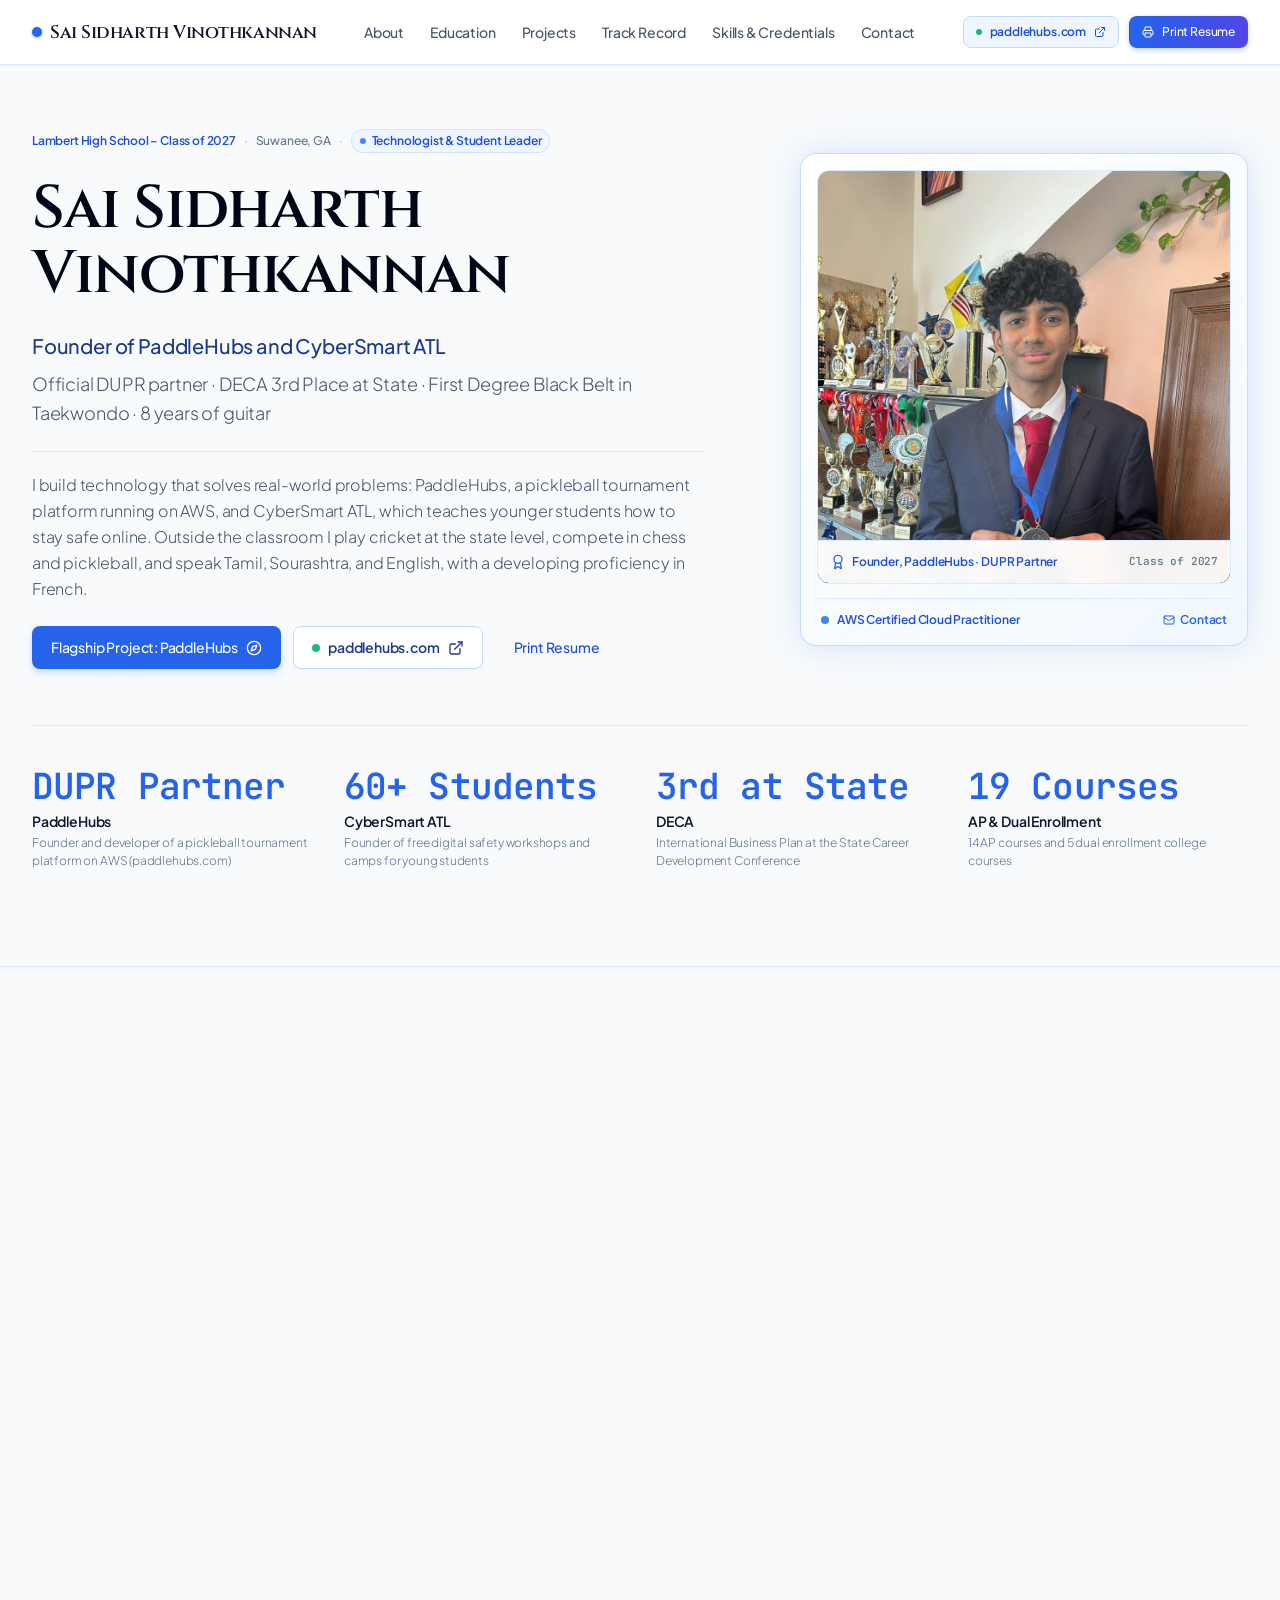
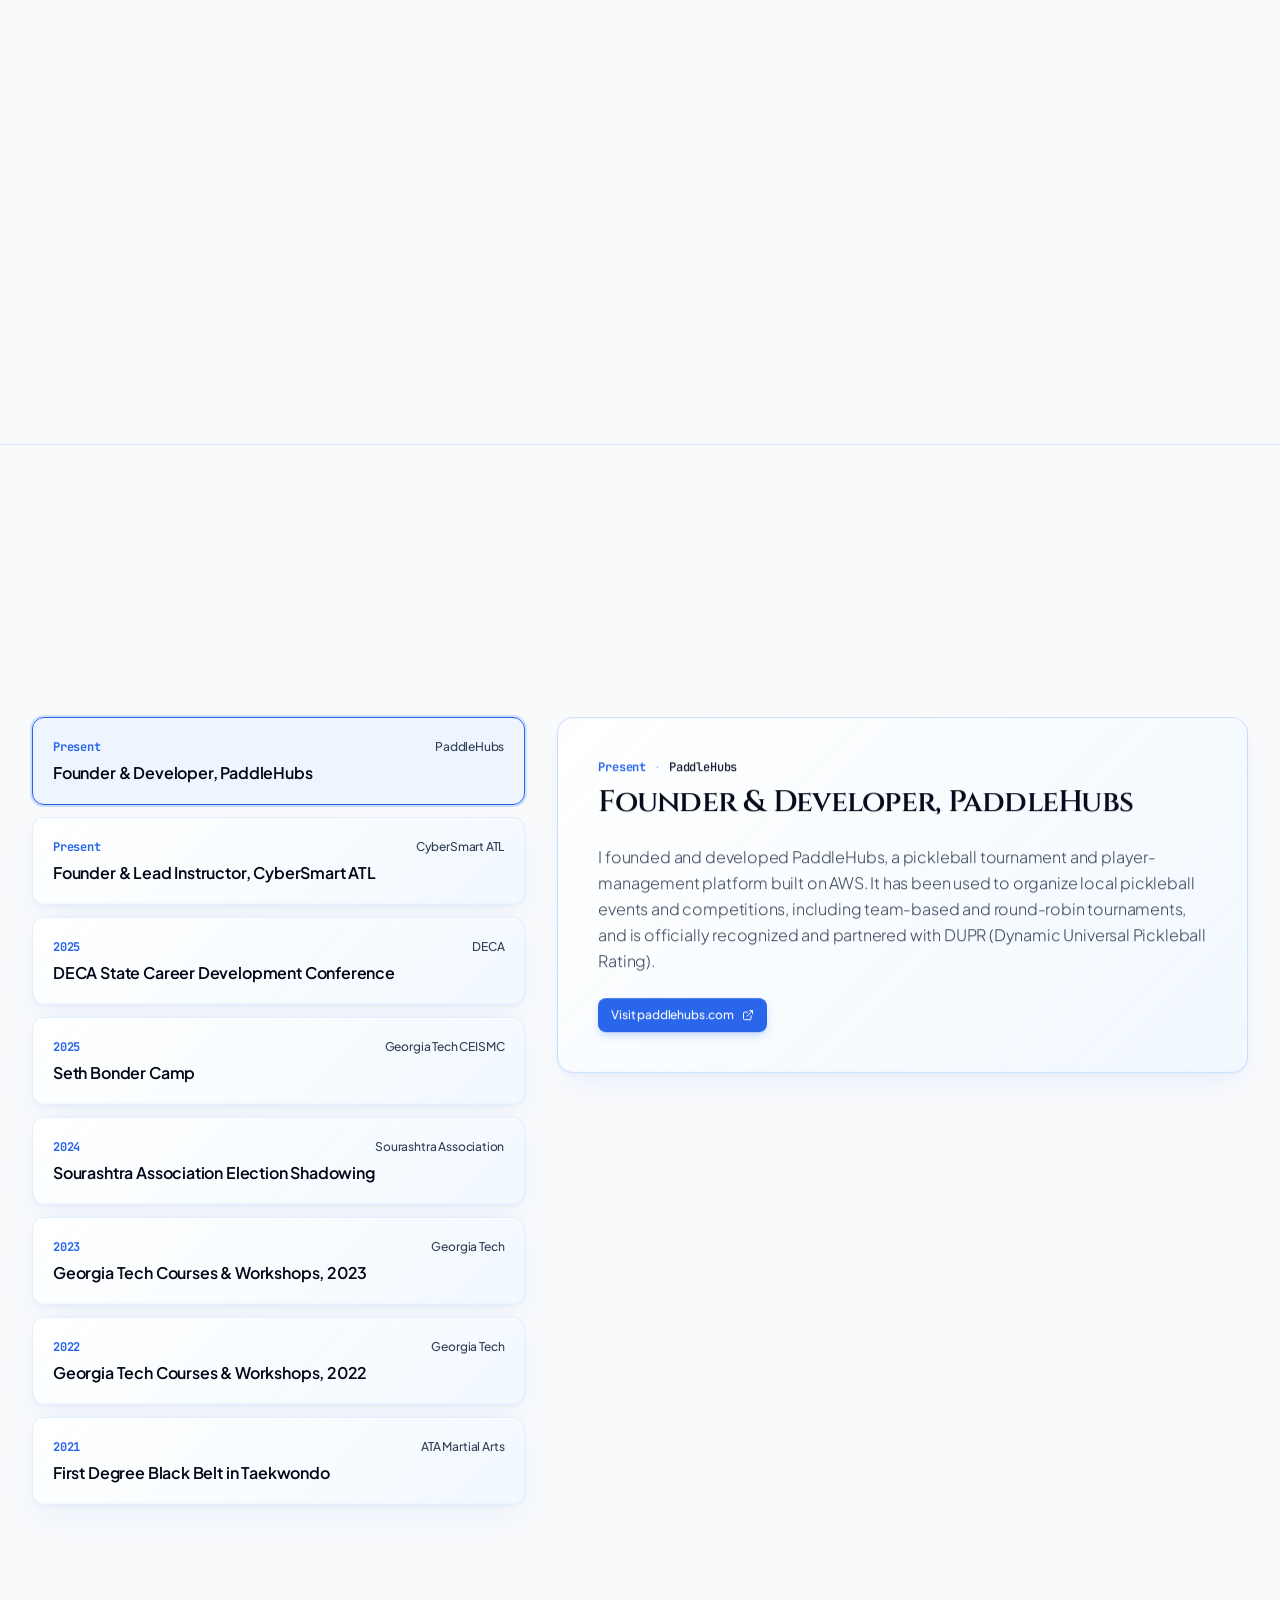
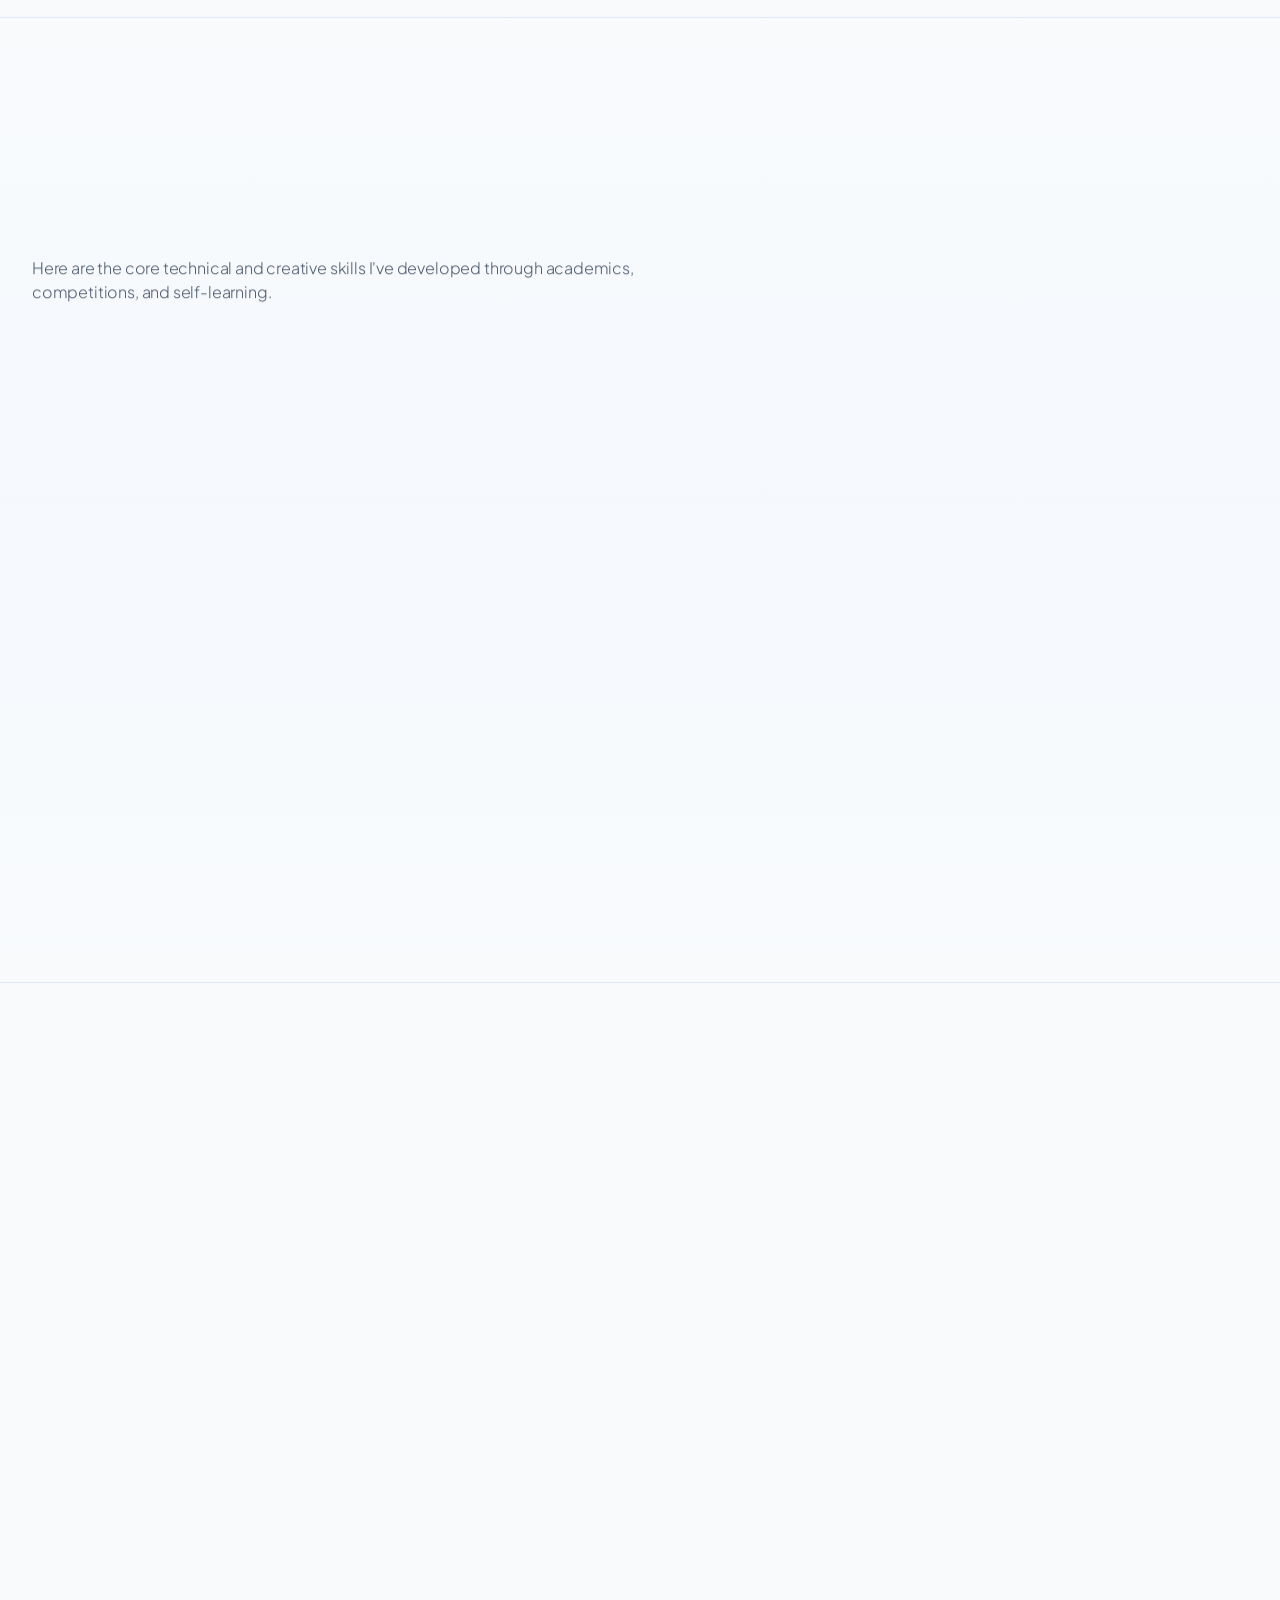
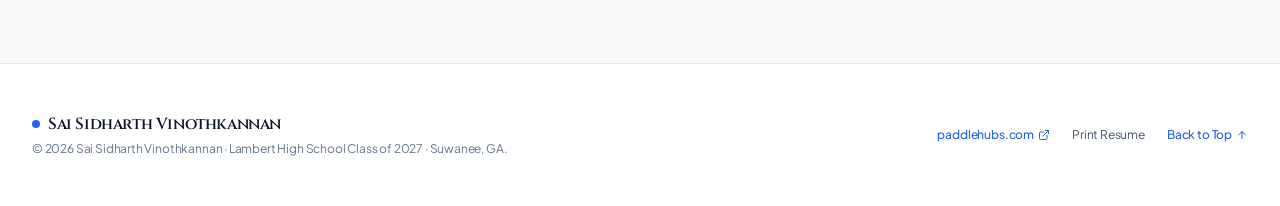
<file: saisidharth.com/projects/resume/index.html>
<!DOCTYPE html>
<html lang="en">
<head>
  <meta charset="UTF-8">
  <meta http-equiv="refresh" content="0; url=sairesume.html">
  <link rel="canonical" href="sairesume.html">
  <title>Sai Sidharth Vinothkannan</title>
</head>
<body>
  <p><a href="sairesume.html">Continue to the site</a></p>
</body>
</html>
</file>
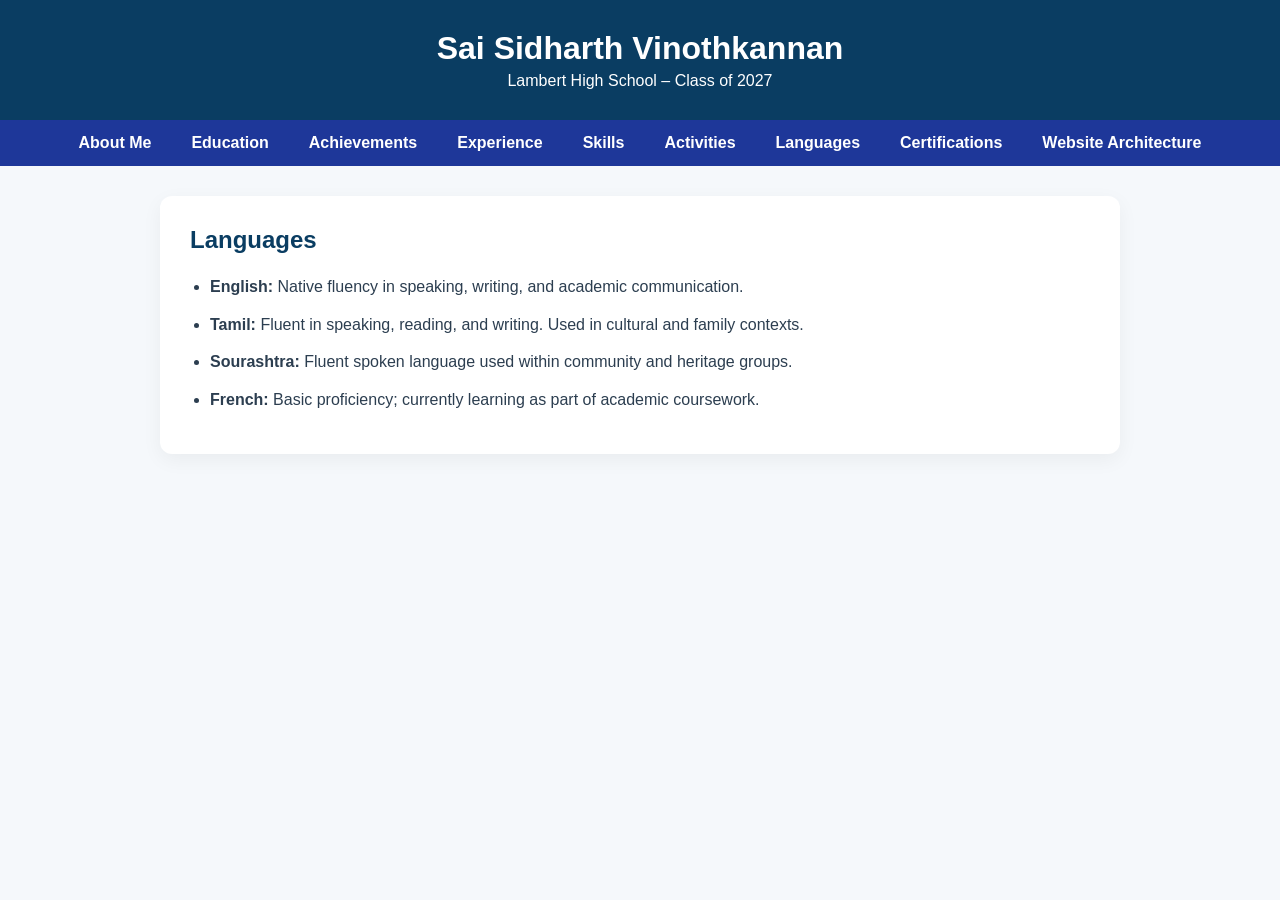
<file: saisidharth.com/projects/resume/languages.html>
<!DOCTYPE html>
<html lang="en">
  <head>
    <meta charset="UTF-8">
    <title>Languages - Sai Sidharth Vinothkannan</title>
    <style>
      * {
        box-sizing: border-box;
        margin: 0;
        padding: 0;
      }

      body {
        font-family: 'Segoe UI', sans-serif;
        background-color: #f5f8fb;
        color: #2c3e50;
      }

      header {
        background-color: #0a3d62;
        color: white;
        padding: 30px 20px;
        text-align: center;
        box-shadow: 0 4px 10px rgba(0,0,0,0.2);
      }

      header p {
        margin-top: 5px;
        font-size: 16px;
      }

      nav {
        background-color: #1e3799;
        display: flex;
        flex-wrap: wrap;
        justify-content: center;
      }

      nav a {
        color: white;
        padding: 14px 20px;
        text-decoration: none;
        font-weight: bold;
        transition: background 0.3s ease;
      }

      nav a:hover {
        background-color: #4a69bd;
      }

      .container {
        max-width: 960px;
        margin: 30px auto;
        padding: 30px;
        background: white;
        border-radius: 12px;
        box-shadow: 0 6px 20px rgba(0, 0, 0, 0.05);
      }

      h2 {
        color: #0a3d62;
        margin-bottom: 20px;
      }

      ul {
        padding-left: 20px;
        margin-top: 10px;
      }

      li {
        margin-bottom: 12px;
        font-size: 16px;
        line-height: 1.6;
      }

      @media (max-width: 600px) {
        header h1 {
          font-size: 22px;
        }

        nav a {
          padding: 10px 12px;
          font-size: 14px;
        }

        .container {
          padding: 20px;
          margin: 20px 10px;
        }
      }
    </style>
  </head>
  <body>

    <header>
      <h1>Sai Sidharth Vinothkannan</h1>
      <p>Lambert High School – Class of 2027</p>
    </header>

 <nav>
      <a href="sairesume.html">About Me</a>
      <a href="education.html">Education</a>
      <a href="achievements.html">Achievements</a>
      <a href="experience.html">Experience</a>
      <a href="skills.html">Skills</a>
      <a href="activities.html">Activities</a>
      <a href="languages.html">Languages</a>
      <a href="CertificationsandTraining.html">Certifications</a>
      <a href="Website_Architecture.html">Website Architecture</a>
    </nav>


    <div class="container">
      <h2>Languages</h2>
      <ul>
        <li><strong>English:</strong> Native fluency in speaking, writing, and academic communication.</li>
        <li><strong>Tamil:</strong> Fluent in speaking, reading, and writing. Used in cultural and family contexts.</li>
        <li><strong>Sourashtra:</strong> Fluent spoken language used within community and heritage groups.</li>
        <li><strong>French:</strong> Basic proficiency; currently learning as part of academic coursework.</li>
      </ul>
    </div>

  </body>
</html>
</file>
